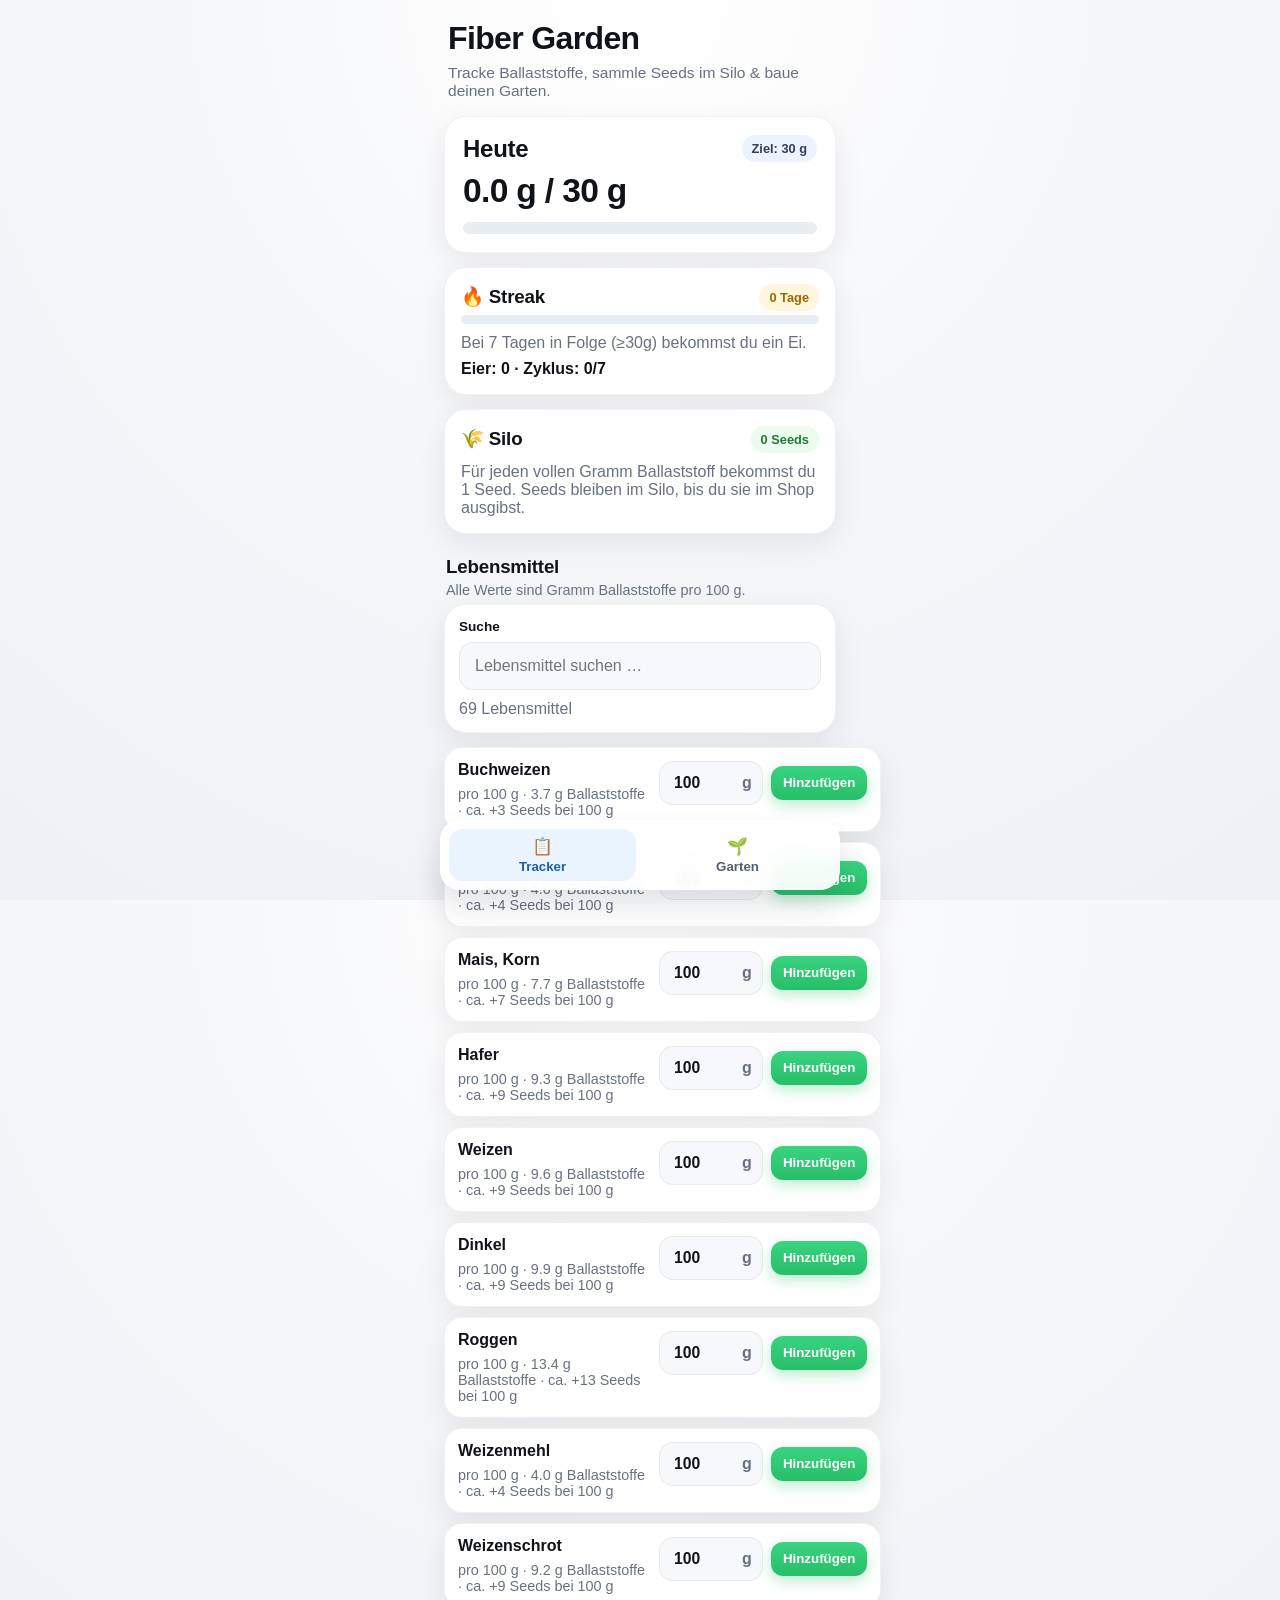
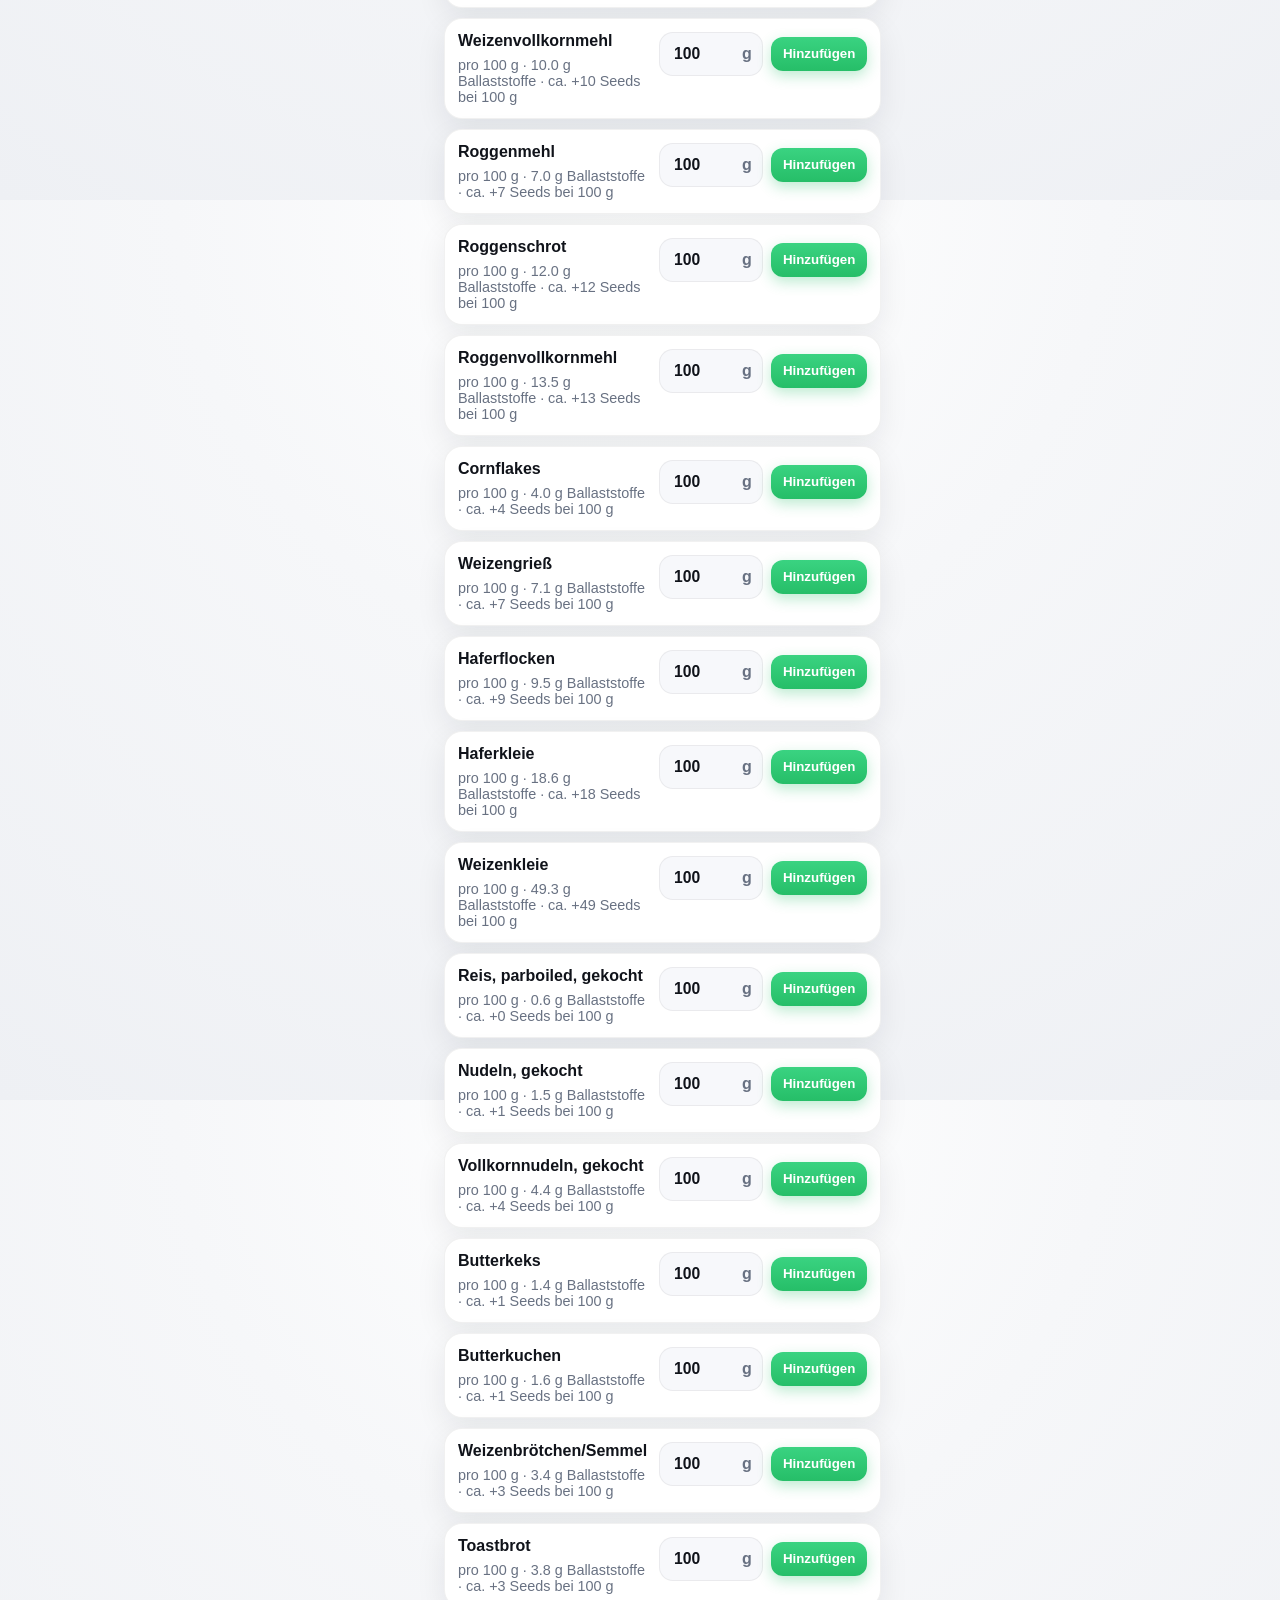
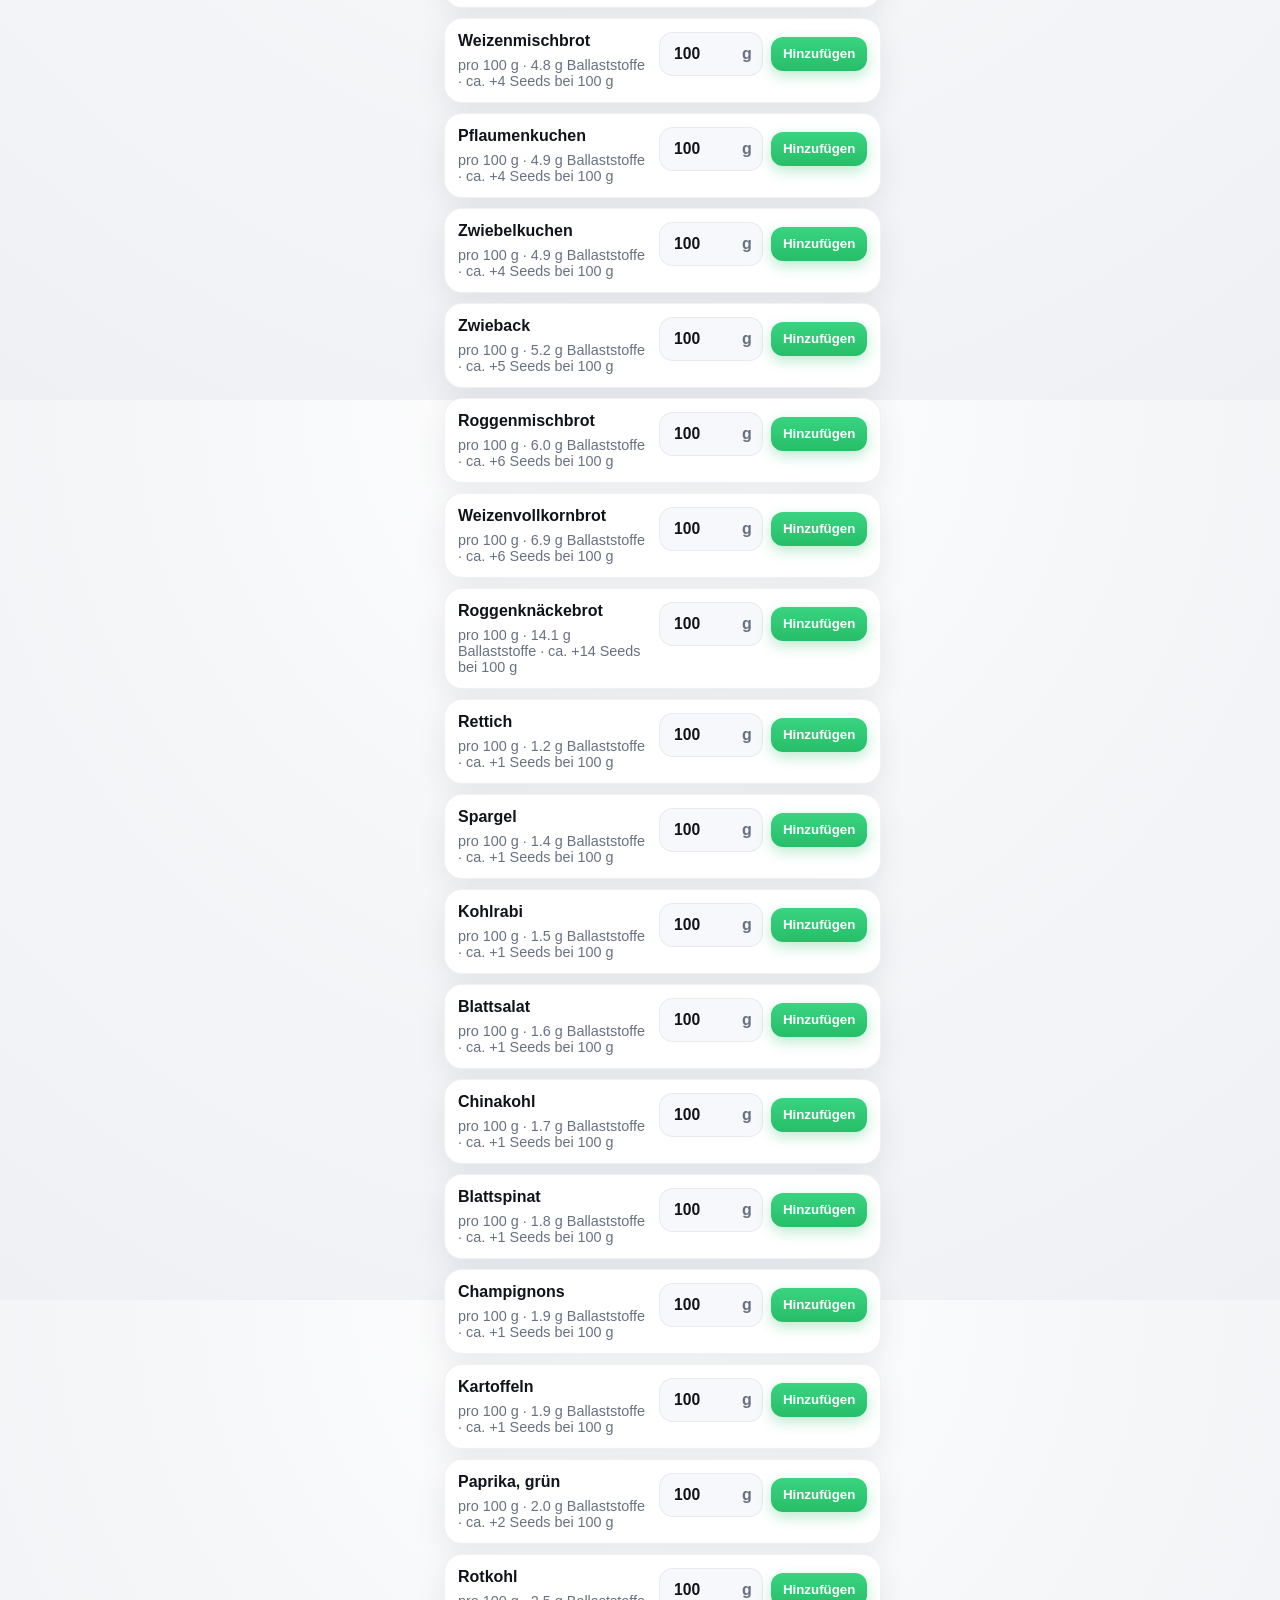
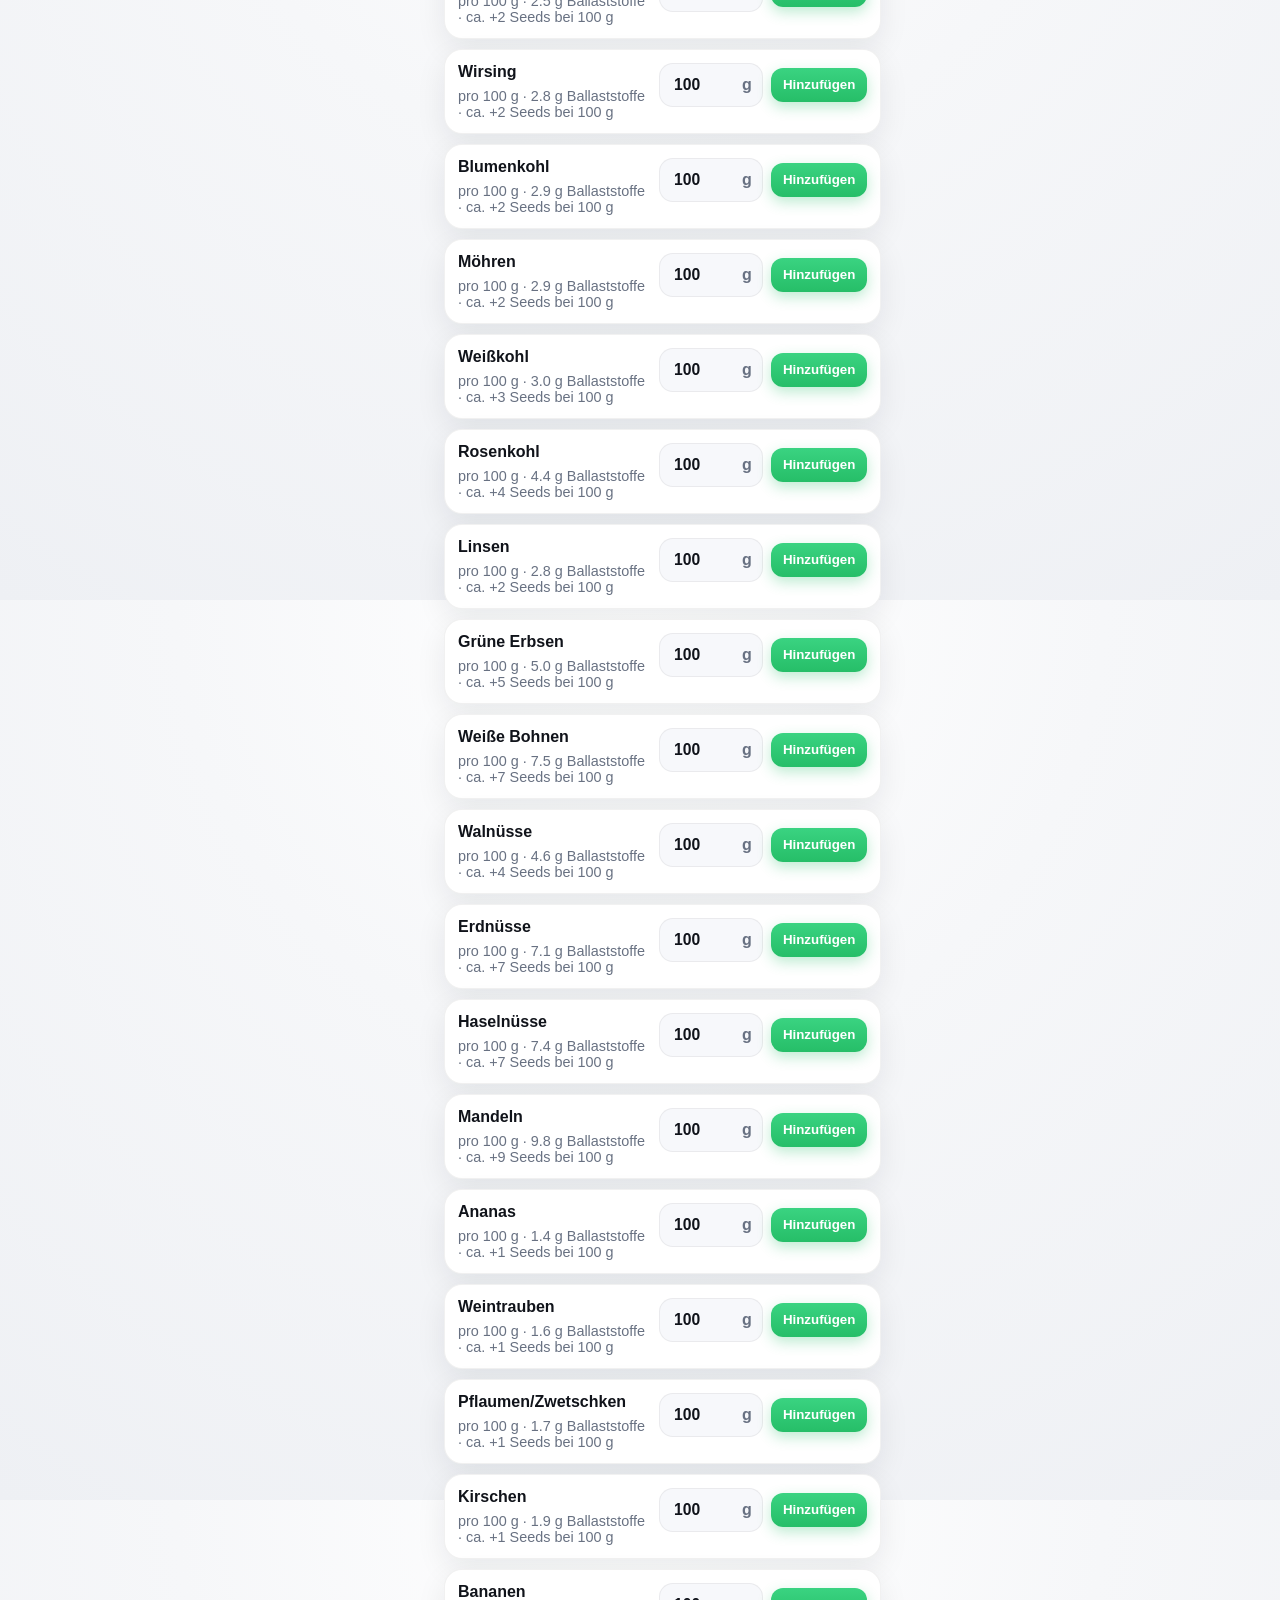
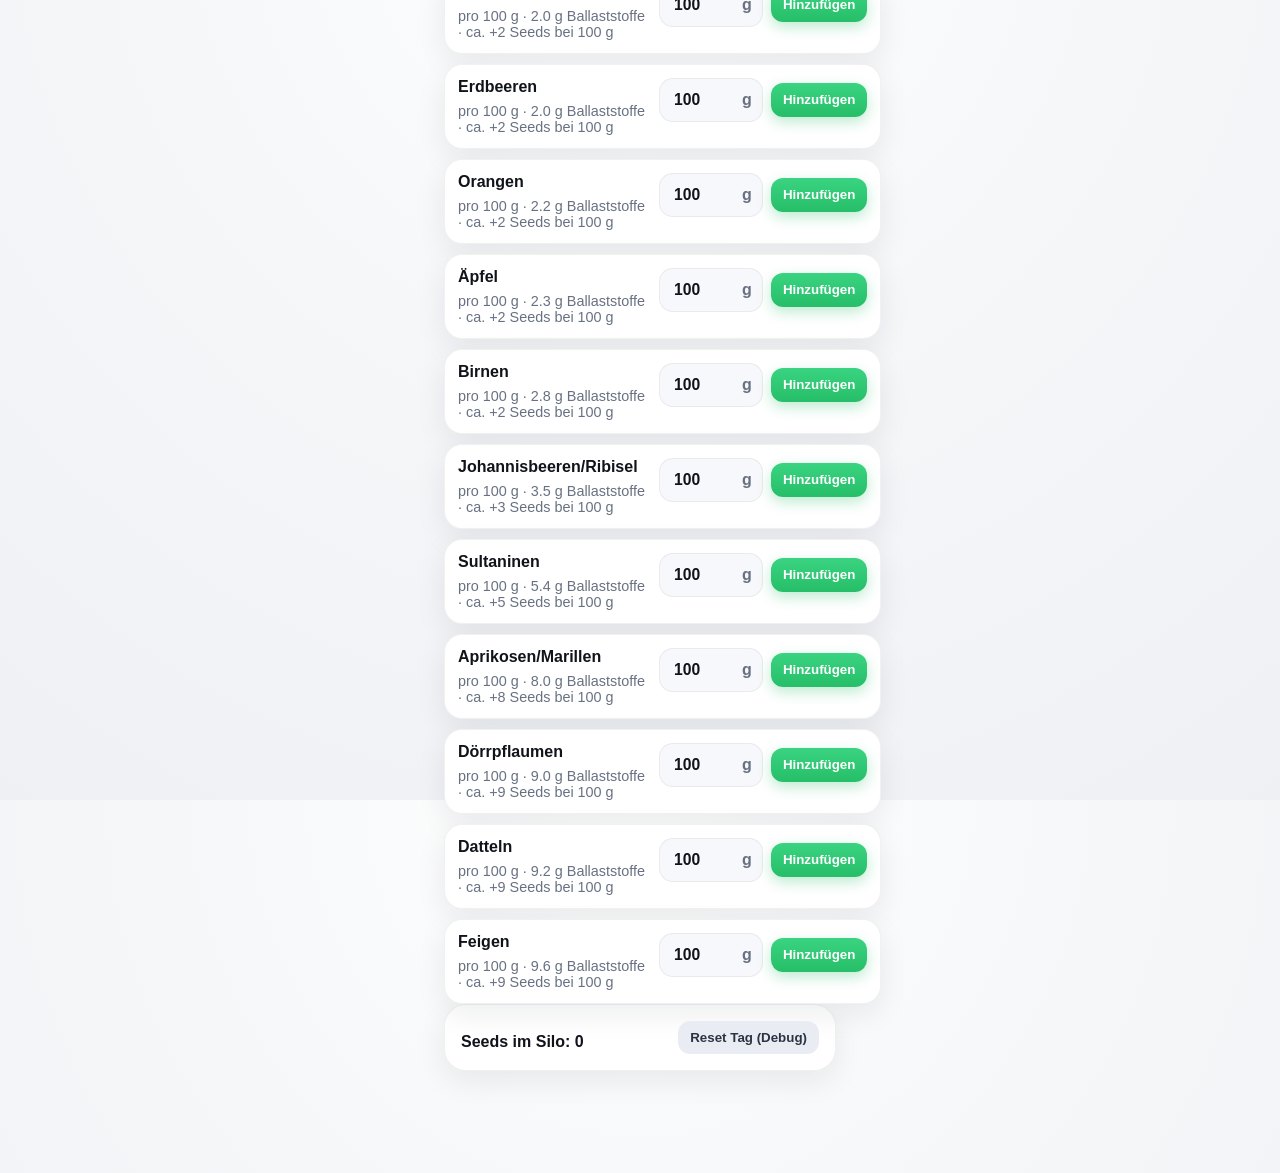
<file: docs/index.html>
<!doctype html>
<html lang="de">
  <head>
    <meta charset="UTF-8" />
    <meta name="viewport" content="width=device-width, initial-scale=1, viewport-fit=cover" />
    <title>Fiber Garden</title>
    <link rel="stylesheet" href="styles.css" />
  </head>
  <body>
    <div class="phone-shell">
      <header class="topbar">
        <h1>Fiber Garden</h1>
        <p>Tracke Ballaststoffe, sammle Seeds im Silo & baue deinen Garten.</p>
      </header>

      <main class="content">
        <section id="tracker-tab" class="tab-panel active" aria-label="Tracker">
          <article class="card hero-card">
            <div class="title-row">
              <h2>Heute</h2>
              <span class="chip" id="daily-goal-chip">Ziel: 30 g</span>
            </div>
            <p id="daily-fiber-display" class="hero-number">0.0 g / 30 g</p>
            <div class="progress-track" role="progressbar" aria-valuemin="0" aria-valuemax="30" aria-valuenow="0" aria-label="Daily Fiber Fortschritt">
              <div id="daily-progress-bar" class="progress-fill"></div>
            </div>
          </article>

          <article class="card streak-card">
            <div class="title-row">
              <h3>🔥 Streak</h3>
              <span id="streak-days" class="chip chip-warm">0 Tage</span>
            </div>
            <div class="progress-track progress-track-thin">
              <div id="streak-progress-bar" class="progress-fill progress-egg"></div>
            </div>
            <p class="muted">Bei 7 Tagen in Folge (≥30g) bekommst du ein Ei.</p>
            <p id="egg-display" class="meta-strong">Eier: 0 · Zyklus: 0/7</p>
          </article>

          <article class="card silo-card">
            <div class="title-row">
              <h3>🌾 Silo</h3>
              <span id="seed-chip" class="chip chip-green">0 Seeds</span>
            </div>
            <p class="muted">Für jeden vollen Gramm Ballaststoff bekommst du 1 Seed. Seeds bleiben im Silo, bis du sie im Shop ausgibst.</p>
          </article>

          <section class="section-head section-head-inline section-head-search">
            <div>
              <h3>Lebensmittel</h3>
              <p class="section-subtitle">Alle Werte sind Gramm Ballaststoffe pro 100 g.</p>
            </div>
          </section>

          <article class="card search-card">
            <label class="search-label" for="food-search">Suche</label>
            <input id="food-search" class="search-input" type="search" placeholder="Lebensmittel suchen …" autocomplete="off" />
            <p id="food-search-meta" class="muted search-meta">69 Lebensmittel</p>
          </article>

          <div id="foods-list" class="stack"></div>

          <article class="card mini-footer">
            <p id="seed-display" class="meta-strong">Seeds im Silo: 0</p>
            <button id="reset-day-btn" class="btn btn-secondary">Reset Tag (Debug)</button>
          </article>
        </section>

        <section id="garden-tab" class="tab-panel" aria-label="Garten">
          <article class="garden-hud card glass-card">
            <div class="pill-row">
              <span id="seed-pill" class="pill">🌱 Silo: 0</span>
              <span id="egg-pill" class="pill">🥚 Eier: 0</span>
            </div>
            <div class="garden-hud-actions">
              <button id="edit-garden-btn" class="btn btn-secondary">Bearbeiten</button>
            </div>
          </article>

          <article class="card" id="gate-card"></article>

          <article class="garden-diorama card">
            <div id="edit-toolbar" class="edit-toolbar hidden">
              <p id="edit-status" class="muted edit-status">Wähle ein Objekt und dann eine Position im Garten.</p>
              <div class="edit-actions">
                <button id="place-item-btn" class="btn btn-primary" disabled>Platzieren</button>
                <button id="cancel-edit-btn" class="btn btn-ghost">Abbrechen</button>
              </div>
            </div>

            <div id="garden-viewport" class="garden-viewport" aria-label="Gartenraum">
              <div id="garden-scene" class="garden-scene">
                <div class="sky-layer"></div>
                <div class="sun-glow"></div>
                <div class="cloud cloud-a"></div>
                <div class="cloud cloud-b"></div>
                <div class="room-back-wall"></div>
                <div class="room-side-wall room-left-wall"></div>
                <div class="room-side-wall room-right-wall"></div>
                <div class="far-hills"></div>
                <div class="scene-sparkles sparkle-a"></div>
                <div class="scene-sparkles sparkle-b"></div>
                <div class="scene-birds bird-a"></div>
                <div class="scene-birds bird-b"></div>
                <div class="garden-island-shadow"></div>
                <div class="room-floor-rim"></div>
                <div class="garden-island"></div>
                <div class="garden-path main-lane"></div>
                <div class="garden-path side-lane"></div>
                <div class="garden-pond"></div>
                <div class="garden-flowerbed flowerbed-a"></div>
                <div class="garden-flowerbed flowerbed-b"></div>
                <div class="garden-rock rock-a"></div>
                <div class="garden-rock rock-b"></div>
                <div class="grass-clump grass-a"></div>
                <div class="grass-clump grass-b"></div>
                <div class="grass-clump grass-c"></div>
                <div class="pen-fence fence-back"></div>
                <div class="pen-fence fence-left"></div>
                <div class="pen-fence fence-right"></div>
                <div class="pen-fence fence-front"></div>
                <div class="mini-barn barn-left"></div>
                <div class="mini-barn barn-right"></div>
                <div class="hay-bale hay-a"></div>
                <div class="hay-bale hay-b"></div>
                <div class="garden-foreground"></div>
                <div class="room-corner room-corner-left"></div>
                <div class="room-corner room-corner-right"></div>
                <div class="garden-scene-hint">Cozy paddock view</div>
                <div id="garden-grid" class="garden-grid hidden"></div>
                <div id="garden-empty-overlay" class="garden-empty-overlay hidden"></div>
                <div id="garden-objects" class="garden-objects"></div>
              </div>
            </div>
          </article>

          <section class="section-head">
            <h3>Shop – Pflanzen</h3>
          </section>
          <div id="shop-list" class="stack"></div>

          <section class="section-head">
            <h3>Tiere (Eier)</h3>
          </section>
          <div id="animals-list" class="stack"></div>

          <section class="section-head section-head-inline">
            <h3>Dein Garten (Liste)</h3>
            <button id="clear-garden-btn" class="btn btn-ghost">Alles entfernen</button>
          </section>
          <div id="placed-list" class="stack"></div>
        </section>
      </main>

      <nav class="tabbar" aria-label="Tabs">
        <button class="tab-button active" data-tab="tracker" aria-label="Tracker Tab">
          <span class="tab-icon">📋</span>
          <span class="tab-label">Tracker</span>
        </button>
        <button class="tab-button" data-tab="garden" aria-label="Garten Tab">
          <span class="tab-icon">🌱</span>
          <span class="tab-label">Garten</span>
        </button>
      </nav>
    </div>

    <script src="app.js"></script>
  </body>
</html>
</file>
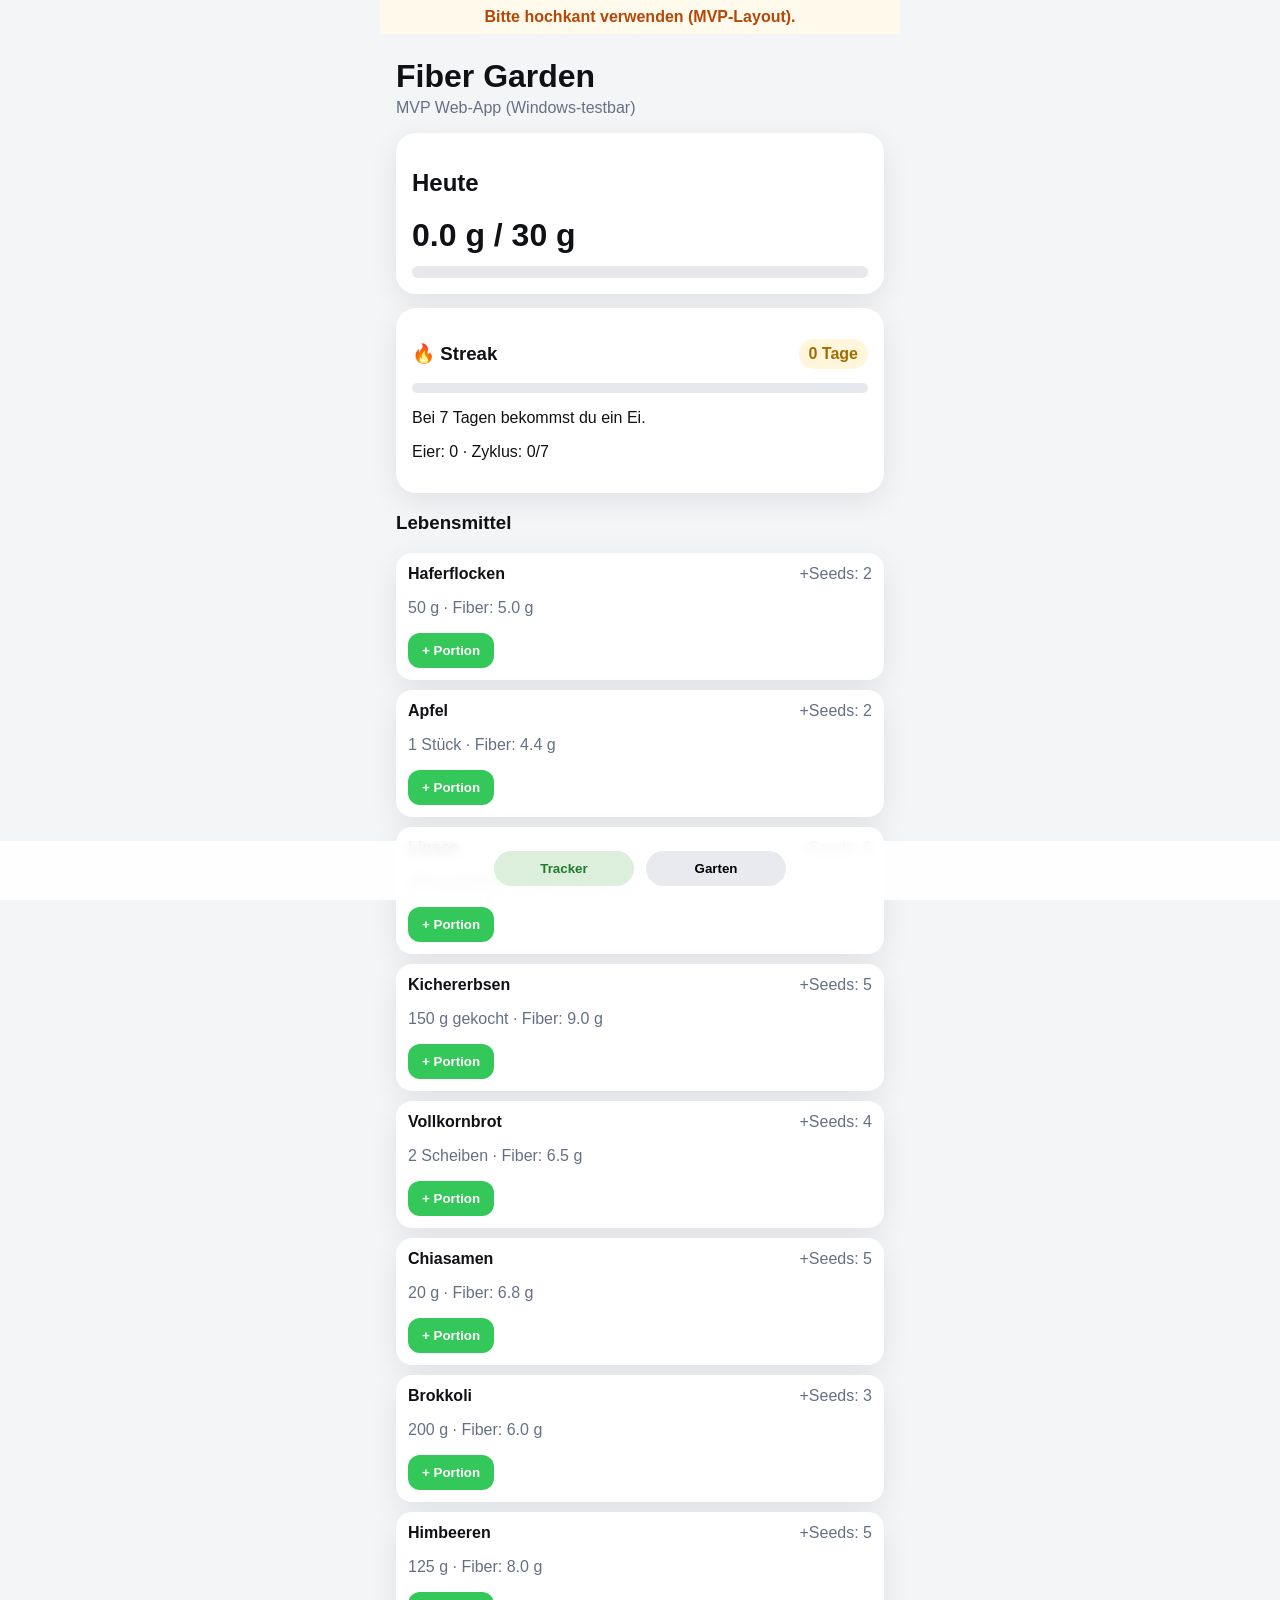
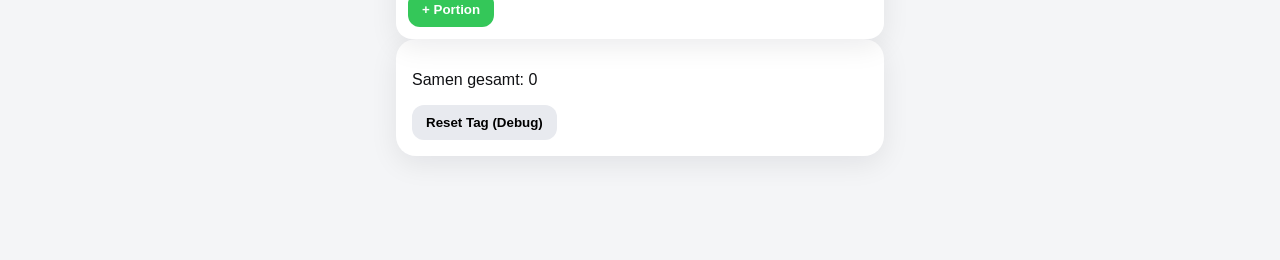
<file: webapp/index.html>
<!doctype html>
<html lang="de">
  <head>
    <meta charset="UTF-8" />
    <meta name="viewport" content="width=device-width, initial-scale=1.0" />
    <title>Fiber Garden MVP</title>
    <link rel="stylesheet" href="styles.css" />
  </head>
  <body>
    <div class="app-shell">
      <header class="app-header">
        <h1>Fiber Garden</h1>
        <p class="subtitle">MVP Web-App (Windows-testbar)</p>
      </header>

      <main>
        <section id="tracker-tab" class="tab-panel active" aria-label="Tracker">
          <div class="card">
            <h2>Heute</h2>
            <p id="daily-fiber-display" class="hero-number">0.0 g / 30 g</p>
            <div class="progress-track" role="progressbar" aria-valuemin="0" aria-valuemax="100" aria-valuenow="0">
              <div id="daily-progress-bar" class="progress-fill"></div>
            </div>
          </div>

          <div class="card">
            <div class="row between">
              <h3>🔥 Streak</h3>
              <span id="streak-days" class="badge">0 Tage</span>
            </div>
            <div class="progress-track small">
              <div id="streak-progress-bar" class="progress-fill egg"></div>
            </div>
            <p>Bei 7 Tagen bekommst du ein Ei.</p>
            <p id="egg-display">Eier: 0</p>
          </div>

          <section>
            <h3>Lebensmittel</h3>
            <div id="foods-list" class="stack"></div>
          </section>

          <div class="card">
            <p id="seed-display">Samen gesamt: 0</p>
            <button id="reset-day-btn" class="btn btn-secondary">Reset Tag (Debug)</button>
          </div>
        </section>

        <section id="garden-tab" class="tab-panel" aria-label="Garten">
          <div class="row pills">
            <span id="seed-pill" class="pill">🌱 Samen: 0</span>
            <span id="egg-pill" class="pill">🥚 Eier: 0</span>
          </div>

          <div class="card" id="gate-card"></div>

          <div class="card garden-placeholder">
            <h3>Dein Garten</h3>
            <p>Softes MVP-Placeholder-Feld</p>
          </div>

          <section>
            <h3>Shop – Pflanzen</h3>
            <div id="shop-list" class="stack"></div>
          </section>

          <section>
            <h3>Tiere (Eier)</h3>
            <div id="animals-list" class="stack"></div>
          </section>

          <section>
            <div class="row between">
              <h3>Dein Garten (Liste)</h3>
              <button id="clear-garden-btn" class="btn btn-ghost">Alles entfernen</button>
            </div>
            <div id="placed-list" class="stack"></div>
          </section>
        </section>
      </main>

      <nav class="tabbar" aria-label="Tabs">
        <button class="tab-button active" data-tab="tracker">Tracker</button>
        <button class="tab-button" data-tab="garden">Garten</button>
      </nav>
    </div>

    <script src="app.js"></script>
  </body>
</html>
</file>
<file: docs/styles.css>
:root {
  --bg: #f1f3f6;
  --card: rgba(255, 255, 255, 0.9);
  --card-solid: #ffffff;
  --card-muted: #f7f8fb;
  --text: #10131a;
  --muted: #687182;
  --green: #28c76f;
  --green-2: #14b363;
  --amber: #ffc83d;
  --blue-soft: #eaf4ff;
  --stroke: rgba(16, 19, 26, 0.06);
  --shadow: 0 10px 30px rgba(15, 23, 42, 0.08);
  --radius-card: 22px;
  --radius-pill: 999px;
}

* { box-sizing: border-box; }
html, body { height: 100%; }
body {
  margin: 0;
  background: radial-gradient(circle at top, #ffffff 0%, #f6f7f9 42%, #eef0f4 100%);
  color: var(--text);
  font-family: "SF Pro Text", "SF Pro Display", -apple-system, BlinkMacSystemFont, "Segoe UI", Roboto, Arial, sans-serif;
  -webkit-font-smoothing: antialiased;
  text-rendering: optimizeLegibility;
}

.phone-shell {
  width: min(100%, 420px);
  margin: 0 auto;
  min-height: 100dvh;
  display: flex;
  flex-direction: column;
  padding-bottom: calc(88px + env(safe-area-inset-bottom));
}

.topbar { padding: 22px 18px 10px; }
.topbar h1 {
  margin: 0;
  letter-spacing: -0.02em;
  font-size: 2rem;
  line-height: 1.05;
}
.topbar p {
  margin: 8px 0 0;
  color: var(--muted);
  font-size: 0.97rem;
}

.content { padding: 6px 14px 0; }
.tab-panel { display: none; }
.tab-panel.active { display: block; animation: fadeIn 180ms ease; }

@keyframes fadeIn {
  from { opacity: 0; transform: translateY(4px); }
  to { opacity: 1; transform: translateY(0); }
}

.card {
  background: var(--card-solid);
  border-radius: var(--radius-card);
  box-shadow: var(--shadow);
  border: 1px solid var(--stroke);
  padding: 16px;
  margin-bottom: 14px;
}
.glass-card {
  background: rgba(255, 255, 255, 0.76);
  backdrop-filter: blur(12px);
}

.hero-card { padding: 18px; }
.hero-number {
  margin: 10px 0 14px;
  font-size: 2.1rem;
  line-height: 1.05;
  letter-spacing: -0.02em;
  font-weight: 760;
}

.title-row {
  display: flex;
  align-items: center;
  justify-content: space-between;
  gap: 8px;
}
.title-row h2,
.title-row h3 { margin: 0; letter-spacing: -0.01em; }

.chip {
  background: #edf2ff;
  color: #324056;
  border-radius: var(--radius-pill);
  padding: 6px 10px;
  font-size: 0.8rem;
  font-weight: 650;
}
.chip-warm { background: #fff7dd; color: #9b6702; }
.chip-green { background: #edfbee; color: #1f7a39; }

.progress-track {
  width: 100%;
  height: 12px;
  border-radius: var(--radius-pill);
  background: #e8ecf3;
  overflow: hidden;
}
.progress-track-thin { height: 9px; margin-top: 4px; }
.progress-fill {
  width: 0;
  height: 100%;
  background: linear-gradient(90deg, #65e18f 0%, var(--green) 80%, var(--green-2) 100%);
  transition: width 280ms ease;
}
.progress-egg { background: linear-gradient(90deg, #ffe793 0%, #ffd257 60%, var(--amber) 100%); }

.muted { margin: 10px 0 0; color: var(--muted); }
.meta-strong { margin: 8px 0 0; font-weight: 640; }

.section-head { padding: 8px 2px 6px; }
.section-head h3 { margin: 0; letter-spacing: -0.01em; }
.section-head-inline {
  display: flex;
  align-items: center;
  justify-content: space-between;
  gap: 10px;
}
.section-head-search { align-items: flex-end; }
.section-subtitle {
  margin: 4px 0 0;
  color: var(--muted);
  font-size: 0.9rem;
}

.search-card { padding: 14px; }
.search-label {
  display: block;
  font-size: 0.85rem;
  font-weight: 650;
  margin-bottom: 8px;
}
.search-input {
  width: 100%;
  border: 1px solid var(--stroke);
  background: var(--card-muted);
  border-radius: 14px;
  padding: 14px 15px;
  font-size: 1rem;
  color: var(--text);
  outline: none;
}
.search-input:focus {
  border-color: rgba(31, 95, 167, 0.35);
  box-shadow: 0 0 0 4px rgba(31, 95, 167, 0.08);
}
.search-meta { margin-top: 10px; }

.stack { display: grid; gap: 10px; }
.food-item,
.shop-item,
.placed-item {
  background: var(--card-solid);
  border-radius: 18px;
  border: 1px solid var(--stroke);
  box-shadow: var(--shadow);
  padding: 13px;
}

.food-top,
.shop-top,
.placed-top,
.garden-hud {
  display: flex;
  gap: 12px;
  justify-content: space-between;
  align-items: center;
}

.sr-only {
  position: absolute;
  width: 1px;
  height: 1px;
  padding: 0;
  margin: -1px;
  overflow: hidden;
  clip: rect(0, 0, 0, 0);
  white-space: nowrap;
  border: 0;
}

.food-top-input { align-items: flex-start; }
.food-copy { flex: 1; min-width: 0; }
.food-form {
  display: flex;
  align-items: center;
  gap: 8px;
}
.gram-field-wrap {
  display: inline-flex;
  align-items: center;
  gap: 6px;
  padding: 0 10px 0 12px;
  min-height: 44px;
  border-radius: 14px;
  border: 1px solid var(--stroke);
  background: var(--card-muted);
}
.gram-input {
  width: 64px;
  border: 0;
  outline: none;
  background: transparent;
  color: var(--text);
  font-size: 0.98rem;
  font-weight: 650;
}
.gram-input::-webkit-outer-spin-button,
.gram-input::-webkit-inner-spin-button {
  -webkit-appearance: none;
  margin: 0;
}
.gram-suffix { color: var(--muted); font-weight: 650; }

.food-title,
.shop-title,
.placed-title {
  font-weight: 700;
  font-size: 1rem;
  margin: 0;
}
.food-subline,
.shop-subline,
.placed-subline {
  margin: 7px 0 0;
  color: var(--muted);
  font-size: 0.9rem;
}

.btn {
  appearance: none;
  border: 0;
  border-radius: 12px;
  font-weight: 650;
  padding: 10px 12px;
  line-height: 1;
  cursor: pointer;
  white-space: nowrap;
}
.btn:disabled { opacity: 0.45; cursor: not-allowed; }
.btn-primary {
  background: linear-gradient(180deg, #3ad381, #26be68);
  color: #fff;
  box-shadow: 0 5px 14px rgba(38, 190, 104, 0.3);
}
.btn-secondary { background: #e9edf3; color: #2b3442; }
.btn-ghost { background: #f1f4f8; color: #4c596c; }

.pill-row { display: flex; flex-wrap: wrap; gap: 8px; }
.pill {
  border-radius: var(--radius-pill);
  background: var(--card-muted);
  border: 1px solid var(--stroke);
  padding: 8px 12px;
  font-weight: 650;
}
.garden-hud-actions { margin-left: auto; }

.edit-toolbar {
  display: grid;
  gap: 10px;
  margin-bottom: 14px;
  padding: 12px;
  border-radius: 16px;
  background: linear-gradient(180deg, rgba(243, 248, 255, 0.88), rgba(248, 251, 255, 0.86));
  border: 1px solid rgba(31, 95, 167, 0.08);
  animation: fadeIn 180ms ease;
}
.edit-toolbar.hidden { display: none; }
.edit-actions { display: flex; gap: 8px; }
.edit-status { margin: 0; }

.garden-diorama {
  padding: 12px;
  overflow: hidden;
  background: linear-gradient(180deg, #fcf7ef 0%, #f4eee3 100%);
}
.garden-viewport {
  position: relative;
  height: 380px;
  border-radius: 28px;
  overflow: hidden;
  background: linear-gradient(180deg, #cbe2ff 0%, #e8f2ff 34%, #fbf7ef 100%);
  border: 1px solid rgba(255,255,255,0.45);
  box-shadow: inset 0 -30px 40px rgba(97, 73, 33, 0.06);
  touch-action: none;
  user-select: none;
}
.garden-scene {
  position: absolute;
  inset: 0;
  transform: translate3d(var(--camera-x, 0px), var(--camera-y, 0px), 0);
  transition: transform 180ms ease;
}
.garden-viewport.dragging .garden-scene { transition: none; }
.sky-layer,
.sun-glow,
.cloud,
.far-hills,
.room-back-wall,
.room-side-wall,
.room-floor-rim,
.garden-island-shadow,
.garden-island,
.garden-path,
.garden-pond,
.garden-flowerbed,
.scene-sparkles,
.garden-grid,
.garden-objects { position: absolute; }

.sky-layer {
  inset: 0;
  background: linear-gradient(180deg, rgba(217, 241, 255, 0.9), rgba(244, 251, 255, 0.75));
}
.sun-glow {
  width: 150px;
  height: 150px;
  right: -24px;
  top: -18px;
  border-radius: 50%;
  background: radial-gradient(circle, rgba(255, 224, 126, 0.8), rgba(255, 224, 126, 0));
}
.cloud {
  height: 24px;
  border-radius: 999px;
  background: rgba(255, 255, 255, 0.85);
  filter: blur(0.3px);
}
.cloud::before,
.cloud::after {
  content: "";
  position: absolute;
  background: inherit;
  border-radius: inherit;
}
.cloud-a {
  width: 84px;
  left: 38px;
  top: 36px;
  animation: cloudFloat 16s ease-in-out infinite;
}
.cloud-a::before { width: 32px; height: 32px; left: 10px; top: -10px; }
.cloud-a::after { width: 26px; height: 26px; right: 10px; top: -7px; }
.cloud-b {
  width: 62px;
  right: 62px;
  top: 74px;
  opacity: 0.86;
  animation: cloudFloat 20s ease-in-out infinite reverse;
}
.cloud-b::before { width: 22px; height: 22px; left: 8px; top: -8px; }
.cloud-b::after { width: 18px; height: 18px; right: 8px; top: -5px; }
@keyframes cloudFloat {
  0%, 100% { transform: translateX(0); }
  50% { transform: translateX(10px); }
}
.far-hills {
  left: -8%;
  right: -8%;
  height: 140px;
  bottom: 132px;
  background:
    radial-gradient(120px 68px at 18% 88%, #b3e7b8, transparent 70%),
    radial-gradient(150px 90px at 48% 92%, #9cdaa7, transparent 72%),
    radial-gradient(130px 76px at 78% 88%, #bde9c6, transparent 70%);
}
.scene-sparkles {
  width: 8px;
  height: 8px;
  border-radius: 50%;
  background: rgba(255,255,255,0.8);
  box-shadow: 14px 18px 0 rgba(255,255,255,0.4), -16px 38px 0 rgba(255,255,255,0.35), 56px 12px 0 rgba(255,255,255,0.3);
  opacity: 0.6;
  animation: sparkleDrift 8s linear infinite;
}
.sparkle-a { left: 64px; top: 120px; }
.sparkle-b { right: 74px; top: 146px; animation-delay: -4s; }
@keyframes sparkleDrift {
  0%,100% { transform: translateY(0); opacity: 0.4; }
  50% { transform: translateY(-8px); opacity: 0.8; }
}
.garden-island-shadow {
  width: 284px;
  height: 126px;
  left: 50%;
  bottom: 38px;
  transform: translateX(-50%);
  border-radius: 50%;
  background: radial-gradient(circle, rgba(54, 76, 45, 0.26) 0%, rgba(54, 76, 45, 0.04) 70%, transparent 76%);
  filter: blur(12px);
}
.garden-island {
  width: 280px;
  height: 168px;
  left: 50%;
  bottom: 52px;
  transform: translateX(-50%) rotateX(63deg) rotateZ(-8deg);
  border-radius: 42% 58% 48% 52% / 52% 44% 56% 48%;
  background:
    radial-gradient(circle at 20% 24%, rgba(164, 229, 144, 0.82), rgba(154, 241, 171, 0) 24%),
    radial-gradient(circle at 68% 56%, rgba(255,255,255,0.18), rgba(255,255,255,0) 32%),
    linear-gradient(180deg, #a6d273, #8cbc61 58%, #6e9b48 100%);
  box-shadow:
    inset 0 8px 22px rgba(255,255,255,0.24),
    inset 0 -22px 28px rgba(88, 90, 33, 0.24),
    0 24px 32px rgba(63, 50, 22, 0.18);
}
.garden-path {
  width: 120px;
  height: 46px;
  left: 51%;
  bottom: 112px;
  transform: translateX(-50%) rotateX(63deg) rotateZ(-10deg);
  border-radius: 999px;
  background: linear-gradient(180deg, rgba(245, 233, 201, 0.95), rgba(214, 188, 146, 0.9));
  box-shadow: inset 0 -5px 10px rgba(129, 98, 58, 0.2);
}
.garden-pond {
  width: 70px;
  height: 42px;
  left: calc(50% + 68px);
  bottom: 106px;
  transform: translateX(-50%) rotateX(63deg) rotateZ(-10deg);
  border-radius: 50%;
  background: linear-gradient(180deg, rgba(114, 220, 255, 0.92), rgba(54, 154, 225, 0.92));
  box-shadow: inset 0 3px 10px rgba(255, 255, 255, 0.22);
}
.scene-birds {
  position: absolute;
  width: 34px;
  height: 14px;
  border-top: 2px solid rgba(69, 103, 132, 0.7);
  border-radius: 50%;
  opacity: 0.55;
}
.scene-birds::after {
  content: "";
  position: absolute;
  width: 34px;
  height: 14px;
  left: 16px;
  top: -2px;
  border-top: 2px solid rgba(69, 103, 132, 0.7);
  border-radius: 50%;
}
.bird-a { left: 110px; top: 58px; animation: birdFloat 9s ease-in-out infinite; }
.bird-b { right: 112px; top: 112px; transform: scale(0.8); animation: birdFloat 11s ease-in-out infinite reverse; }
@keyframes birdFloat {
  0%,100% { transform: translateX(0) translateY(0); }
  50% { transform: translateX(8px) translateY(-4px); }
}
.garden-rock,
.grass-clump,
.garden-foreground,
.garden-empty-overlay { position: absolute; }

.pen-fence,
.mini-barn,
.hay-bale { position: absolute; }
.pen-fence {
  background: repeating-linear-gradient(90deg, #8a6439 0 10px, #cfa36f 10px 14px);
  border-radius: 10px;
  box-shadow: inset 0 -2px 0 rgba(72, 48, 22, 0.18);
}
.fence-back {
  left: 82px;
  bottom: 168px;
  width: 194px;
  height: 10px;
  transform: rotateX(63deg) rotateZ(-8deg);
}
.fence-front {
  left: 100px;
  bottom: 78px;
  width: 170px;
  height: 10px;
  transform: rotateX(63deg) rotateZ(-8deg);
}
.fence-left {
  left: 86px;
  bottom: 112px;
  width: 12px;
  height: 102px;
  transform: skewY(38deg);
}
.fence-right {
  right: 88px;
  bottom: 104px;
  width: 12px;
  height: 112px;
  transform: skewY(-38deg);
}
.mini-barn {
  width: 52px;
  height: 44px;
  border-radius: 8px 8px 12px 12px;
  background: linear-gradient(180deg, #d2bf87, #b89a62);
  box-shadow: 0 10px 18px rgba(97, 69, 31, 0.18);
}
.mini-barn::before {
  content: "";
  position: absolute;
  left: -4px;
  right: -4px;
  top: -12px;
  height: 18px;
  border-radius: 8px;
  background: linear-gradient(180deg, #d87054, #b34b3d);
  transform: skewX(-24deg);
}
.barn-left { left: 88px; bottom: 126px; transform: scale(0.95); }
.barn-right { right: 84px; bottom: 122px; transform: scale(0.9); }
.hay-bale {
  width: 26px;
  height: 18px;
  border-radius: 6px;
  background: linear-gradient(180deg, #f4de82, #d6b24e);
  box-shadow: inset 0 -3px 4px rgba(119, 86, 21, 0.16);
}
.hay-a { left: 142px; bottom: 116px; transform: rotate(-6deg); }
.hay-b { right: 136px; bottom: 98px; transform: rotate(8deg); }


.room-back-wall,
.room-side-wall,
.room-floor-rim,
.room-corner,
.garden-scene-hint { position: absolute; }
.room-back-wall {
  left: 50%;
  top: 82px;
  width: 286px;
  height: 118px;
  transform: translateX(-50%);
  border-radius: 28px 28px 18px 18px;
  background: linear-gradient(180deg, rgba(255,255,255,0.92), rgba(232, 239, 228, 0.92));
  box-shadow: inset 0 -18px 24px rgba(84, 126, 94, 0.12);
}
.room-side-wall {
  top: 126px;
  width: 96px;
  height: 156px;
  background: linear-gradient(180deg, rgba(247,250,253,0.96), rgba(228,236,226,0.96));
}
.room-left-wall {
  left: 16px;
  transform: skewY(22deg);
  border-radius: 24px 0 18px 18px;
}
.room-right-wall {
  right: 16px;
  transform: skewY(-22deg);
  border-radius: 0 24px 18px 18px;
}
.room-floor-rim {
  width: 302px;
  height: 184px;
  left: 50%;
  bottom: 46px;
  transform: translateX(-50%) rotateX(63deg) rotateZ(-8deg);
  border-radius: 44% 56% 48% 52% / 52% 44% 56% 48%;
  background: linear-gradient(180deg, rgba(182,125,84,0.78), rgba(129,89,60,0.8));
  box-shadow: 0 18px 28px rgba(58, 34, 16, 0.15);
}
.room-corner {
  width: 24px;
  height: 48px;
  bottom: 96px;
  border-radius: 20px;
  background: linear-gradient(180deg, rgba(241, 222, 188, 0.95), rgba(191, 152, 113, 0.96));
  box-shadow: 0 10px 12px rgba(74, 56, 34, 0.1);
}
.room-corner-left { left: 78px; transform: rotate(-8deg); }
.room-corner-right { right: 78px; transform: rotate(8deg); }
.garden-scene-hint {
  right: 14px;
  top: 14px;
  padding: 6px 10px;
  border-radius: 999px;
  background: rgba(255,255,255,0.62);
  backdrop-filter: blur(8px);
  color: #5c6c7e;
  font-size: 0.74rem;
  font-weight: 650;
}

.garden-rock {
  width: 26px;
  height: 18px;
  border-radius: 48% 52% 42% 58%;
  background: linear-gradient(180deg, #f3f5f7, #cfd7df);
  box-shadow: inset 0 -4px 8px rgba(55, 66, 82, 0.15);
}
.rock-a { left: 94px; bottom: 116px; transform: rotate(-12deg); }
.rock-b { right: 92px; bottom: 146px; transform: rotate(8deg) scale(0.84); }
.grass-clump {
  width: 18px;
  height: 28px;
  border-radius: 60% 40% 70% 30%;
  background: linear-gradient(180deg, #8bec99, #3db860);
  box-shadow: inset 0 -6px 8px rgba(35, 83, 49, 0.18);
  animation: plantSway 3.8s ease-in-out infinite;
}
.grass-a { left: 122px; bottom: 118px; }
.grass-b { right: 118px; bottom: 103px; animation-delay: -1s; }
.grass-c { left: 188px; bottom: 88px; transform: scale(0.9); animation-delay: -2s; }
.garden-foreground {
  left: -8%;
  right: -8%;
  bottom: -10px;
  height: 92px;
  background:
    radial-gradient(60px 24px at 18% 30%, rgba(56, 155, 88, 0.65), transparent 70%),
    radial-gradient(90px 32px at 48% 52%, rgba(49, 142, 80, 0.7), transparent 72%),
    radial-gradient(68px 24px at 78% 38%, rgba(56, 155, 88, 0.62), transparent 70%);
  filter: blur(6px);
  opacity: 0.8;
}
.garden-empty-overlay {
  left: 50%;
  bottom: 84px;
  transform: translateX(-50%);
  width: 220px;
  padding: 14px 16px;
  border-radius: 20px;
  background: rgba(255, 255, 255, 0.72);
  backdrop-filter: blur(10px);
  box-shadow: 0 10px 26px rgba(18, 38, 26, 0.1);
  text-align: center;
}
.garden-empty-overlay.hidden { display: none; }
.garden-empty-overlay h4 { margin: 0; }
.garden-empty-overlay p {
  margin: 8px 0 0;
  font-size: 0.84rem;
  color: var(--muted);
  line-height: 1.35;
}

.garden-flowerbed {
  width: 62px;
  height: 30px;
  transform: rotateX(63deg) rotateZ(-10deg);
  border-radius: 999px;
  background: linear-gradient(180deg, rgba(255, 159, 184, 0.75), rgba(255, 198, 109, 0.58));
  opacity: 0.7;
}
.flowerbed-a { left: 84px; bottom: 120px; }
.flowerbed-b { right: 68px; bottom: 92px; width: 52px; }

.garden-grid {
  left: 50%;
  bottom: 74px;
  width: 252px;
  height: 148px;
  transform: translateX(-50%) rotateX(63deg) rotateZ(-8deg);
  display: grid;
  grid-template-columns: repeat(6, 1fr);
  grid-template-rows: repeat(4, 1fr);
  gap: 8px;
  opacity: 0;
  pointer-events: none;
  transition: opacity 160ms ease;
}
.garden-grid.visible {
  opacity: 1;
  pointer-events: auto;
}
.garden-grid-cell {
  border-radius: 12px;
  border: 1px solid rgba(255,255,255,0.4);
  background: rgba(255,255,255,0.08);
  cursor: pointer;
}
.garden-grid-cell:hover,
.garden-grid-cell.active {
  background: rgba(255,255,255,0.3);
  box-shadow: 0 0 0 1px rgba(255,255,255,0.35);
}
.garden-grid-cell.invalid {
  background: rgba(255, 120, 120, 0.22);
}
.garden-grid-cell.occupied {
  background: rgba(11, 19, 15, 0.15);
}

.garden-objects {
  inset: 0;
  pointer-events: none;
}
.garden-item {
  position: absolute;
  transform: translate(-50%, 0);
  transform-style: preserve-3d;
  pointer-events: auto;
}
.garden-item-body {
  position: relative;
  display: grid;
  place-items: center;
  border-radius: 18px;
  color: white;
  text-shadow: 0 1px 0 rgba(0,0,0,0.18);
  box-shadow: 0 12px 18px rgba(19, 34, 21, 0.18);
  overflow: hidden;
}
.garden-item-core {
  position: absolute;
  inset: auto 10px 6px;
  height: 10px;
  border-radius: 999px;
  background: rgba(18, 47, 25, 0.12);
}
.garden-item-shadow {
  position: absolute;
  left: 50%;
  bottom: -6px;
  transform: translateX(-50%);
  width: 70%;
  height: 12px;
  border-radius: 50%;
  background: rgba(35, 53, 35, 0.24);
  filter: blur(6px);
}
.garden-item-label {
  display: none;
}
.garden-item.plant .garden-item-body,
.garden-item.decoration .garden-item-body {
  background: linear-gradient(180deg, rgba(255,248,230,0.96), rgba(223, 235, 207, 0.98));
  border: 1px solid rgba(255,255,255,0.7);
}
.garden-item.animal .garden-item-body {
  background: linear-gradient(180deg, rgba(255,244,221,0.98), rgba(243, 220, 171, 0.98));
  border: 1px solid rgba(255,255,255,0.72);
}
.garden-item.editable { cursor: pointer; }
.garden-item.selected .garden-item-body,
.garden-item:hover .garden-item-body {
  box-shadow: 0 18px 24px rgba(19, 34, 21, 0.24), 0 0 0 3px rgba(118, 222, 150, 0.24);
}
.garden-item.preview.valid .garden-item-body { box-shadow: 0 18px 24px rgba(19, 34, 21, 0.24), 0 0 0 3px rgba(118, 222, 150, 0.28); }
.garden-item.preview.invalid .garden-item-body { box-shadow: 0 18px 24px rgba(19, 34, 21, 0.2), 0 0 0 3px rgba(255, 117, 117, 0.26); opacity: 0.8; }
.garden-item.plant .garden-item-body { animation: plantSway 4.4s ease-in-out infinite; }
.garden-item.decoration .garden-item-body { animation: decorBob 6s ease-in-out infinite; }
.garden-item.animal .garden-item-body { transition: transform 260ms ease; animation: animalBob 1.6s ease-in-out infinite; }
@keyframes animalBob {
  0%,100% { transform: translateY(0); }
  50% { transform: translateY(-2px); }
}
@keyframes plantSway {
  0%,100% { transform: rotate(-1.8deg) translateY(0); }
  50% { transform: rotate(1.8deg) translateY(-2px); }
}
@keyframes decorBob {
  0%,100% { transform: translateY(0); }
  50% { transform: translateY(-1px); }
}

.garden-item-sprite {
  position: relative;
  z-index: 1;
  font-size: 1.9rem;
  line-height: 1;
  filter: drop-shadow(0 4px 4px rgba(0, 0, 0, 0.14));
}
.garden-item.rare .garden-item-body::after {
  content: "";
  position: absolute;
  inset: -6px;
  border-radius: 22px;
  background: radial-gradient(circle, rgba(255, 234, 149, 0.28), rgba(255,234,149,0));
  z-index: -1;
}

.gate-lock { background: linear-gradient(180deg, #fffaf2 0%, #fff 100%); }
.gate-open { background: linear-gradient(180deg, #f2fff6 0%, #fff 100%); }
.gate-title { margin: 0; font-size: 1rem; }
.gate-help { margin: 8px 0 0; color: var(--muted); }

.mini-footer {
  display: flex;
  align-items: center;
  justify-content: space-between;
  gap: 10px;
}

.tabbar {
  position: fixed;
  left: 50%;
  transform: translateX(-50%);
  bottom: 10px;
  width: min(calc(100% - 20px), 400px);
  background: rgba(255, 255, 255, 0.92);
  border: 1px solid rgba(255, 255, 255, 0.7);
  backdrop-filter: blur(12px);
  border-radius: 20px;
  box-shadow: 0 16px 30px rgba(15, 23, 42, 0.12);
  padding: 8px;
  display: grid;
  grid-template-columns: 1fr 1fr;
  gap: 8px;
}
.tab-button {
  border: 0;
  background: transparent;
  border-radius: 14px;
  min-height: 52px;
  color: #526074;
  font-weight: 680;
  display: flex;
  flex-direction: column;
  justify-content: center;
  align-items: center;
  gap: 2px;
  cursor: pointer;
}
.tab-button.active { background: var(--blue-soft); color: #1f5fa7; }
.tab-icon { font-size: 1.05rem; }
.tab-label { font-size: 0.83rem; }

.empty-card {
  text-align: center;
  padding: 22px 14px;
}
.empty-card p { margin: 7px 0 0; }

@media (max-width: 360px) {
  .hero-number { font-size: 1.8rem; }
  .mini-footer,
  .food-top,
  .shop-top,
  .placed-top,
  .section-head-inline,
  .food-form,
  .edit-actions,
  .garden-hud {
    flex-direction: column;
    align-items: flex-start;
  }
  .btn-primary,
  .btn-secondary,
  .btn-ghost { width: 100%; }
}
</file>
<file: webapp/styles.css>
:root {
  --bg: #f4f5f7;
  --card: #ffffff;
  --text: #101114;
  --muted: #667085;
  --accent: #34c759;
  --accent-2: #ffcc00;
  --shadow: 0 8px 28px rgba(16, 17, 20, 0.08);
  --radius: 20px;
}

* { box-sizing: border-box; }
body {
  margin: 0;
  background: var(--bg);
  color: var(--text);
  font-family: "Segoe UI", -apple-system, BlinkMacSystemFont, Roboto, sans-serif;
}

.app-shell {
  max-width: 520px;
  margin: 0 auto;
  min-height: 100dvh;
  display: flex;
  flex-direction: column;
}

.app-header { padding: 24px 16px 8px; }
h1 { margin: 0; font-size: 2rem; }
.subtitle { color: var(--muted); margin: 4px 0 0; }

main { flex: 1; padding: 8px 16px 90px; }

.tab-panel { display: none; }
.tab-panel.active { display: block; }

.card {
  background: var(--card);
  border-radius: var(--radius);
  box-shadow: var(--shadow);
  padding: 16px;
  margin-bottom: 14px;
}

.hero-number {
  font-size: 2rem;
  font-weight: 700;
  margin: 8px 0 12px;
}

.progress-track {
  width: 100%;
  height: 12px;
  background: #e6e8ed;
  border-radius: 999px;
  overflow: hidden;
}
.progress-track.small { height: 10px; }
.progress-fill {
  width: 0;
  height: 100%;
  background: linear-gradient(90deg, #62d96b, #34c759);
  transition: width 220ms ease;
}
.progress-fill.egg {
  background: linear-gradient(90deg, #ffe47a, #ffcc00);
}

.stack { display: grid; gap: 10px; }
.row { display: flex; align-items: center; gap: 10px; }
.between { justify-content: space-between; }

.food-row, .shop-row, .placed-row {
  background: var(--card);
  border-radius: 16px;
  padding: 12px;
  box-shadow: var(--shadow);
}

.food-meta, .muted { color: var(--muted); }
.badge {
  background: #fff6db;
  color: #a26d00;
  border-radius: 999px;
  padding: 6px 10px;
  font-weight: 600;
}

.pills { margin-bottom: 10px; }
.pill {
  display: inline-block;
  background: #eceff4;
  border-radius: 999px;
  padding: 8px 12px;
  font-weight: 600;
}

.garden-placeholder {
  background: linear-gradient(135deg, #f6fff6, #eef7ff);
  text-align: center;
}

.btn {
  border: 0;
  border-radius: 12px;
  padding: 10px 14px;
  font-weight: 600;
  cursor: pointer;
}
.btn:disabled { opacity: 0.45; cursor: not-allowed; }
.btn-primary { background: var(--accent); color: white; }
.btn-secondary { background: #e8eaef; }
.btn-ghost { background: transparent; color: #4f5b67; }

.tabbar {
  position: fixed;
  bottom: 0;
  left: 0;
  right: 0;
  display: flex;
  justify-content: center;
  gap: 12px;
  background: rgba(255, 255, 255, 0.9);
  backdrop-filter: blur(6px);
  padding: 10px 16px 14px;
}
.tab-button {
  min-width: 140px;
  border: 0;
  border-radius: 999px;
  padding: 10px 18px;
  background: #e8eaef;
  font-weight: 700;
  cursor: pointer;
}
.tab-button.active {
  background: #dcefdc;
  color: #1f7a2b;
}

@media (orientation: landscape) {
  .app-shell::before {
    content: "Bitte hochkant verwenden (MVP-Layout).";
    display: block;
    text-align: center;
    color: #b54708;
    background: #fffaeb;
    padding: 8px;
    font-weight: 600;
  }
}
</file>
